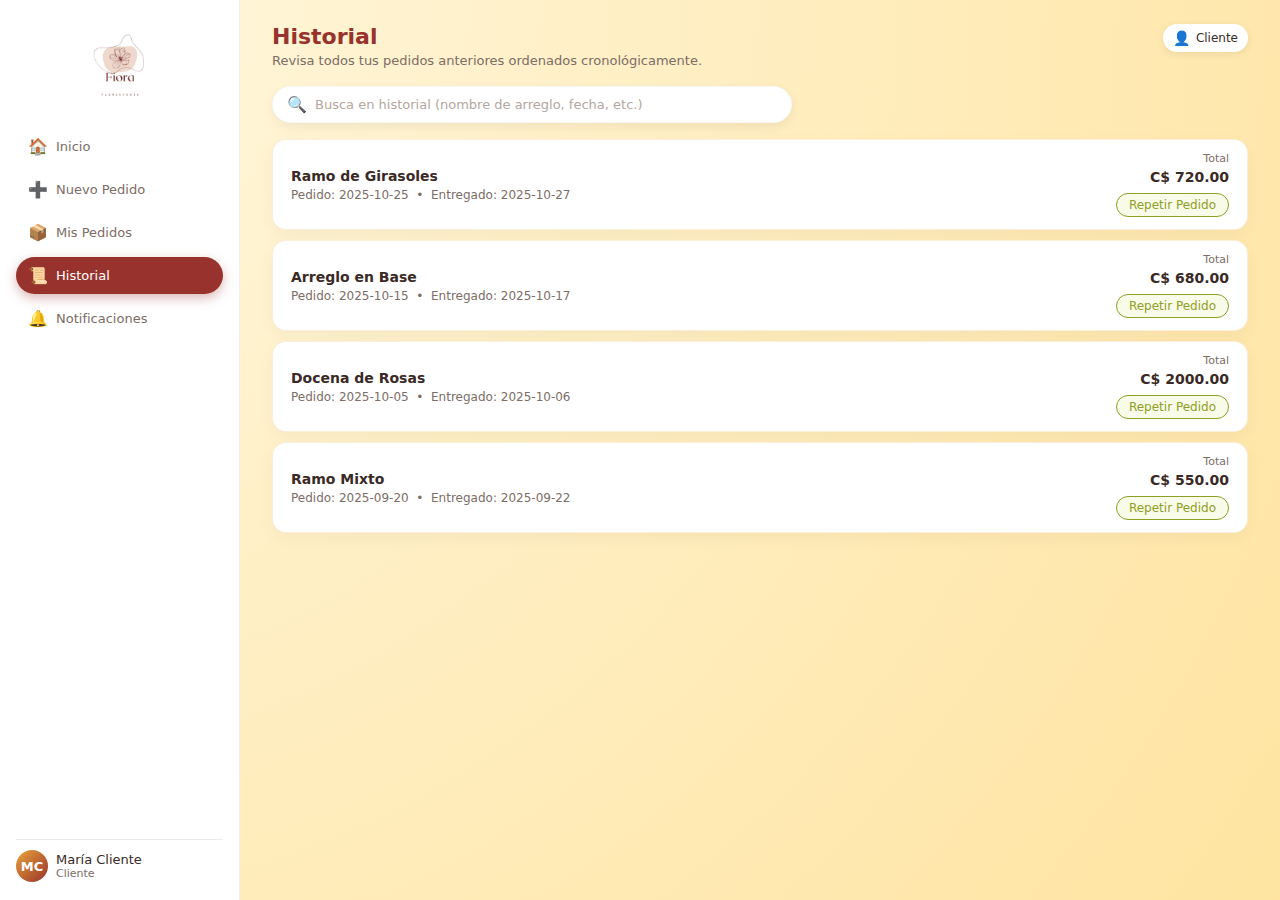
<file: Fiora/Views/VistaUsuario/Historial.html>
﻿<!DOCTYPE html>
<html lang="es">
<head>
    <meta charset="utf-8" />
    <title>Fiora - Historial</title>

    <!-- CSS general (mismo que usas en Inicio) -->
    <link rel="stylesheet" href="../../wwwroot/css/VistaUsuario/Inicio.css" />
    <!-- CSS específico del historial -->
    <link rel="stylesheet" href="../../wwwroot/css/VistaUsuario/Historial.css" />
</head>
<body>

    <div class="app">

        <aside class="sidebar">

            <div class="sidebar-logo-top">
                <img src="../../wwwroot/images/logo-fiora.jpg" alt="Fiora logo pequeño">
            </div>

            <nav class="sidebar-menu">
                <a href="Inicio.html" class="menu-item">
                    <span class="menu-icon">🏠</span>
                    <span class="menu-label">Inicio</span>
                </a>

                <a href="NuevoPedido.html" class="menu-item">
                    <span class="menu-icon">➕</span>
                    <span class="menu-label">Nuevo Pedido</span>
                </a>

                <a href="MisPedidos.html" class="menu-item">
                    <span class="menu-icon">📦</span>
                    <span class="menu-label">Mis Pedidos</span>
                </a>

                <a href="Historial.html" class="menu-item menu-item-active">
                    <span class="menu-icon">📜</span>
                    <span class="menu-label">Historial</span>
                </a>

                <a href="Notificaciones.html" class="menu-item">
                    <span class="menu-icon">🔔</span>
                    <span class="menu-label">Notificaciones</span>
                </a>
            </nav>



            <div class="sidebar-user">
                <div class="user-avatar">MC</div>
                <div class="user-info">
                    <div class="user-name">María Cliente</div>
                    <div class="user-role">Cliente</div>
                </div>
            </div>

        </aside>

        <main class="main">

            <header class="main-header">
                <div>
                    <h1 class="main-title">Historial</h1>
                    <p class="main-subtitle">
                        Revisa todos tus pedidos anteriores ordenados cronológicamente.
                    </p>
                </div>

                <div class="main-header-right">
                    <div class="client-pill">
                        <span class="client-icon">👤</span>
                        <span class="client-text">Cliente</span>
                    </div>
                </div>
            </header>

            <section class="history-search">
                <div class="history-search-box">
                    <span class="history-search-icon">🔍</span>
                    <input type="text"
                           placeholder="Busca en historial (nombre de arreglo, fecha, etc.)">
                </div>
            </section>

            <section class="history-list">

                <article class="history-item">
                    <div class="history-left">
                        <div class="history-name">Ramo de Girasoles</div>
                        <div class="history-meta">
                            Pedido: 2025-10-25 &nbsp;•&nbsp;
                            Entregado: 2025-10-27
                        </div>
                    </div>
                    <div class="history-right">
                        <div class="history-total-label">Total</div>
                        <div class="history-total-amount">C$ 720.00</div>
                        <button class="history-repeat-btn">Repetir Pedido</button>
                    </div>
                </article>

                <article class="history-item">
                    <div class="history-left">
                        <div class="history-name">Arreglo en Base</div>
                        <div class="history-meta">
                            Pedido: 2025-10-15 &nbsp;•&nbsp;
                            Entregado: 2025-10-17
                        </div>
                    </div>
                    <div class="history-right">
                        <div class="history-total-label">Total</div>
                        <div class="history-total-amount">C$ 680.00</div>
                        <button class="history-repeat-btn">Repetir Pedido</button>
                    </div>
                </article>

                
                <article class="history-item">
                    <div class="history-left">
                        <div class="history-name">Docena de Rosas</div>
                        <div class="history-meta">
                            Pedido: 2025-10-05 &nbsp;•&nbsp;
                            Entregado: 2025-10-06
                        </div>
                    </div>
                    <div class="history-right">
                        <div class="history-total-label">Total</div>
                        <div class="history-total-amount">C$ 2000.00</div>
                        <button class="history-repeat-btn">Repetir Pedido</button>
                    </div>
                </article>

                
                <article class="history-item">
                    <div class="history-left">
                        <div class="history-name">Ramo Mixto</div>
                        <div class="history-meta">
                            Pedido: 2025-09-20 &nbsp;•&nbsp;
                            Entregado: 2025-09-22
                        </div>
                    </div>
                    <div class="history-right">
                        <div class="history-total-label">Total</div>
                        <div class="history-total-amount">C$ 550.00</div>
                        <button class="history-repeat-btn">Repetir Pedido</button>
                    </div>
                </article>

            </section>

        </main>
    </div>

</body>
</html>
<!DOCTYPE html>
</file>
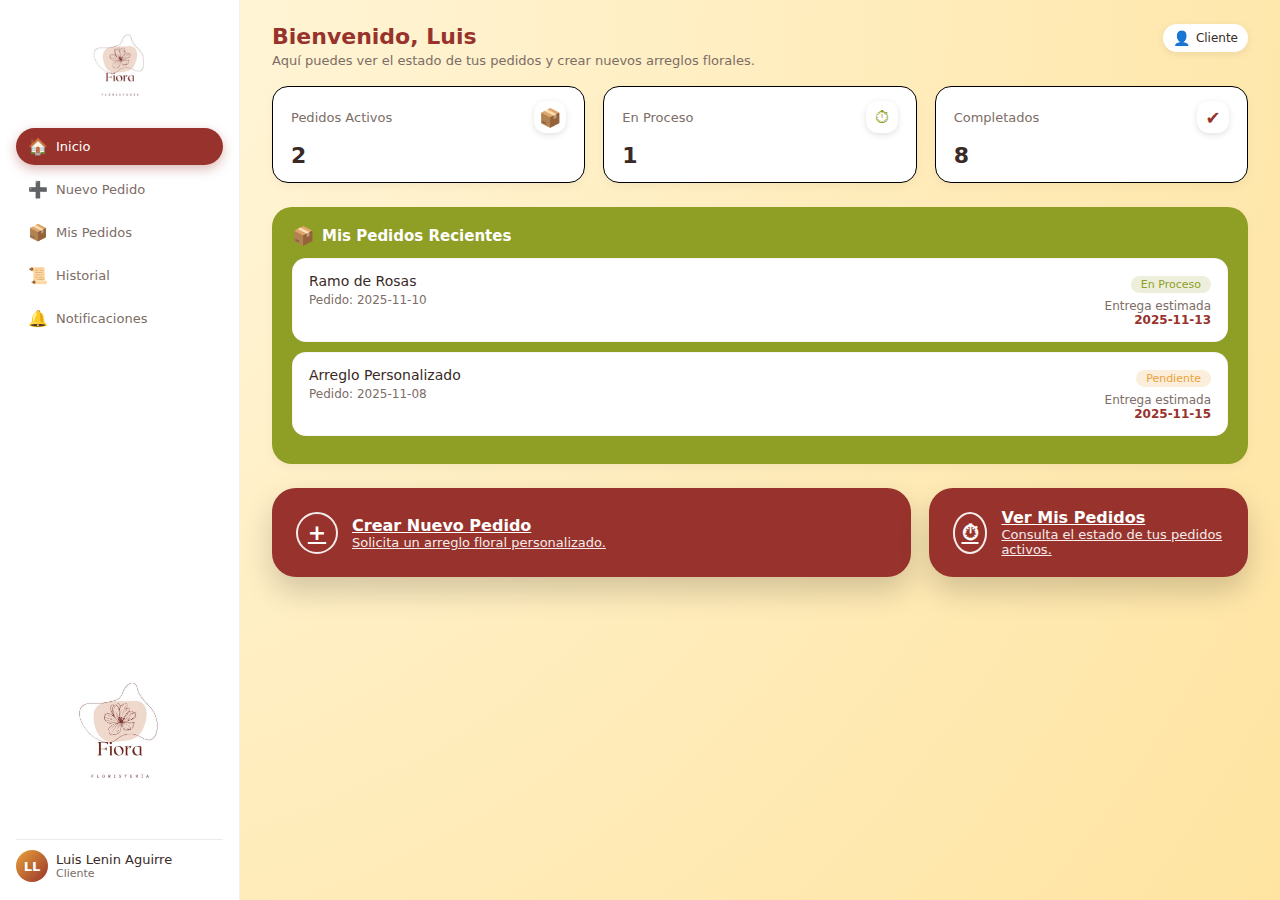
<file: Fiora/Views/VistaUsuario/Inicio.html>
﻿<!DOCTYPE html>
<html lang="es">
<head>
    <meta charset="utf-8" />
    <title>Fiora - Inicio usuario</title>

    <!-- CSS del panel de usuario -->
    <link rel="stylesheet" href="../../wwwroot/css/VistaUsuario/Inicio.css" />
</head>
<body>

    <div class="app">

        <!-- SIDEBAR -->
        <aside class="sidebar">

            <div class="sidebar-logo-top">
                <!-- Ruta correcta según tu proyecto: Fiora/wwwroot/images/... -->
                <img src="../../wwwroot/images/logo-fiora.jpg" alt="Fiora logo pequeño">
            </div>

            <nav class="sidebar-menu">
                <a href="Inicio.html" class="menu-item menu-item-active">
                    <span class="menu-icon">🏠</span>
                    <span class="menu-label">Inicio</span>
                </a>

                <a href="NuevoPedido.html" class="menu-item">
                    <span class="menu-icon">➕</span>
                    <span class="menu-label">Nuevo Pedido</span>
                </a>

                <a href="MisPedidos.html" class="menu-item">
                    <span class="menu-icon">📦</span>
                    <span class="menu-label">Mis Pedidos</span>
                </a>

                <a href="Historial.html" class="menu-item">
                    <span class="menu-icon">📜</span>
                    <span class="menu-label">Historial</span>
                </a>

                <a href="Notificaciones.html" class="menu-item">
                    <span class="menu-icon">🔔</span>
                    <span class="menu-label">Notificaciones</span>
                </a>
            </nav>

            <div class="sidebar-logo-big">
                <img src="../../wwwroot/images/logo-fiora.jpg" alt="Fiora logo grande">
            </div>

            <div class="sidebar-user">
                <div class="user-avatar">LL</div>
                <div class="user-info">
                    <div class="user-name">Luis Lenin Aguirre</div>
                    <div class="user-role">Cliente</div>
                </div>
            </div>

        </aside>

        <!-- CONTENIDO PRINCIPAL -->
        <main class="main">

            <header class="main-header">
                <div>
                    <h1 class="main-title">Bienvenido, Luis</h1>
                    <p class="main-subtitle">
                        Aquí puedes ver el estado de tus pedidos y crear nuevos arreglos florales.
                        <!-- Más adelante estos textos y datos pueden venir de la base de datos -->
                    </p>
                </div>

                <div class="main-header-right">
                    <div class="client-pill">
                        <span class="client-icon">👤</span>
                        <span class="client-text">Cliente</span>
                    </div>
                </div>
            </header>

            <!-- RESUMEN (estos números luego salen de la BD) -->
            <section class="summary-row">
                <article class="summary-card">
                    <div class="summary-header">
                        <span class="summary-title">Pedidos Activos</span>
                        <span class="summary-icon">📦</span>
                    </div>
                    <div class="summary-value">2</div>
                </article>

                <article class="summary-card">
                    <div class="summary-header">
                        <span class="summary-title">En Proceso</span>
                        <span class="summary-icon">⏱</span>
                    </div>
                    <div class="summary-value">1</div>
                </article>

                <article class="summary-card">
                    <div class="summary-header">
                        <span class="summary-title">Completados</span>
                        <span class="summary-icon">✔</span>
                    </div>
                    <div class="summary-value">8</div>
                </article>
            </section>

            <!-- PEDIDOS RECIENTES -->
            <section class="recent-block">
                <header class="recent-header">
                    <span class="recent-icon">📦</span>
                    <h2 class="recent-title">Mis Pedidos Recientes</h2>
                </header>

                <article class="order-card">
                    <div class="order-left">
                        <div class="order-name">Ramo de Rosas</div>
                        <div class="order-meta">Pedido: 2025-11-10</div>
                    </div>
                    <div class="order-right">
                        <div class="order-status order-status-process">En Proceso</div>
                        <div class="order-meta">
                            Entrega estimada<br>
                            <span class="order-date">2025-11-13</span>
                        </div>
                    </div>
                </article>

                <article class="order-card">
                    <div class="order-left">
                        <div class="order-name">Arreglo Personalizado</div>
                        <div class="order-meta">Pedido: 2025-11-08</div>
                    </div>
                    <div class="order-right">
                        <div class="order-status order-status-pending">Pendiente</div>
                        <div class="order-meta">
                            Entrega estimada<br>
                            <span class="order-date">2025-11-15</span>
                        </div>
                    </div>
                </article>
            </section>

            <!-- CTA -->
            <section class="cta-row">
                <a href="NuevoPedido.html" class="cta-card cta-main">
                    <div class="cta-icon">+</div>
                    <div class="cta-texts">
                        <div class="cta-title">Crear Nuevo Pedido</div>
                        <div class="cta-subtitle">Solicita un arreglo floral personalizado.</div>
                    </div>
                </a>

                <a href="MisPedidos.html" class="cta-card cta-secondary">
                    <div class="cta-icon">⏱</div>
                    <div class="cta-texts">
                        <div class="cta-title">Ver Mis Pedidos</div>
                        <div class="cta-subtitle">Consulta el estado de tus pedidos activos.</div>
                    </div>
                </a>
            </section>

        </main>
    </div>

</body>
</html>
</file>
<file: Fiora/wwwroot/css/VistaUsuario/Inicio.css>
﻿/* ================= VARIABLES DE COLOR ================= */
:root {
    --tangerine: #EAA239; /* Tangerine */
    --cream: #FFE4A1; /* Cream */
    --leaves: #8F9E25; /* Leaves */
    --mulberry: #97332C; /* Mulberry */

    --white: #FFFFFF;
    --text-dark: #3A2A26;
    --text-soft: #7C6D66;
}

/* Reset básico */
* {
    box-sizing: border-box;
    margin: 0;
    padding: 0;
    font-family: system-ui, -apple-system, BlinkMacSystemFont, "Segoe UI", sans-serif;
}

body {
    background: radial-gradient(circle at top left, #FFF7DE, var(--cream));
    color: var(--text-dark);
}

/* ================= LAYOUT GENERAL ================= */
.app {
    display: flex;
    min-height: 100vh;
}

/* ================= SIDEBAR ================= */
.sidebar {
    width: 240px;
    background-color: var(--white); /* sidebar blanca */
    border-right: 1px solid rgba(0,0,0,0.06);
    padding: 18px 16px;
    display: flex;
    flex-direction: column;
}

/* Logo pequeño de arriba */
.sidebar-logo-top {
    display: flex;
    justify-content: center;
    margin-bottom: 20px;
}

    .sidebar-logo-top img {
        width: 90px;
        height: 90px;
        object-fit: contain;
        border-radius: 50%;
    }

/* Logo grande en el centro */
.sidebar-logo-big {
    margin: 40px 0 24px;
    display: flex;
    justify-content: center;
}

    .sidebar-logo-big img {
        width: 140px;
        height: auto;
        object-fit: contain;
    }

/* Marca (si se usa) */
.sidebar-brand {
    display: flex;
    align-items: center;
    gap: 10px;
    margin-bottom: 20px;
}

.brand-icon {
    width: 36px;
    height: 36px;
    border-radius: 14px;
    background: linear-gradient(135deg, var(--mulberry), var(--tangerine));
    color: var(--white);
    font-weight: 700;
    display: flex;
    align-items: center;
    justify-content: center;
}

.brand-text {
    display: flex;
    flex-direction: column;
}

.brand-name {
    font-size: 16px;
    font-weight: 700;
}

.brand-subtitle {
    font-size: 11px;
    color: var(--text-soft);
}

/* Menú lateral */
.sidebar-menu {
    display: flex;
    flex-direction: column;
    gap: 6px;
    margin-bottom: auto;
}

.menu-item {
    display: flex;
    align-items: center;
    gap: 8px;
    padding: 9px 12px;
    border-radius: 999px;
    text-decoration: none;
    font-size: 13px;
    color: var(--text-soft);
    transition: background 0.2s, color 0.2s, box-shadow 0.2s, transform 0.1s;
}

    .menu-item:hover {
        background-color: rgba(234, 162, 57, 0.12);
        transform: translateY(-1px);
    }

/* opción activa */
.menu-item-active {
    background-color: var(--mulberry);
    color: var(--white);
    box-shadow: 0 4px 12px rgba(151, 51, 44, 0.35);
}

.menu-icon {
    font-size: 16px;
}

.menu-label {
    flex: 1;
}

/* Usuario abajo */
.sidebar-user {
    border-top: 1px solid rgba(0,0,0,0.08);
    margin-top: 18px;
    padding-top: 10px;
    display: flex;
    align-items: center;
    gap: 8px;
}

.user-avatar {
    width: 32px;
    height: 32px;
    border-radius: 999px;
    background: linear-gradient(135deg, var(--tangerine), var(--mulberry));
    display: flex;
    align-items: center;
    justify-content: center;
    color: var(--white);
    font-size: 13px;
    font-weight: 700;
}

.user-info {
    display: flex;
    flex-direction: column;
}

.user-name {
    font-size: 13px;
}

.user-role {
    font-size: 11px;
    color: var(--text-soft);
}

/* ================= MAIN ================= */
.main {
    flex: 1;
    padding: 24px 32px 32px;
}

/* Encabezado superior */
.main-header {
    display: flex;
    justify-content: space-between;
    align-items: flex-start;
    gap: 16px;
    margin-bottom: 18px;
}

.main-title {
    font-size: 22px;
    color: var(--mulberry);
    margin-bottom: 4px;
}

.main-subtitle {
    font-size: 13px;
    color: var(--text-soft);
}

/* Pills derecha */
.main-header-right {
    display: flex;
    align-items: center;
    gap: 10px;
}

/* OCULTAR "Vista de demostración" */
.demo-pill {
    display: none;
}

.client-pill {
    display: inline-flex;
    align-items: center;
    gap: 6px;
    padding: 6px 10px;
    border-radius: 999px;
    background-color: var(--white);
    box-shadow: 0 2px 8px rgba(0,0,0,0.08);
    font-size: 12px;
}

.demo-icon,
.client-icon {
    font-size: 14px;
}

.demo-text,
.client-text {
    white-space: nowrap;
}

/* ================= TARJETAS RESUMEN ================= */
.summary-row {
    display: grid;
    grid-template-columns: repeat(3, minmax(0, 1fr));
    gap: 18px;
    margin-bottom: 24px;
}

.summary-card {
    background-color: var(--white);
    border-radius: 16px;
    padding: 14px 18px;
    box-shadow: 0 4px 10px rgba(0,0,0,0.04);
    color: var(--text-dark);
    border: 1px solid #000; /* 🔳 borde negro */
}

.summary-header {
    display: flex;
    justify-content: space-between;
    align-items: center;
    margin-bottom: 10px;
}

.summary-title {
    font-size: 13px;
    color: var(--text-soft);
}

.summary-value {
    font-size: 22px;
    font-weight: 700;
}

/* Icono dentro de las tarjetas */
.summary-icon {
    width: 32px;
    height: 32px;
    border-radius: 12px;
    display: flex;
    align-items: center;
    justify-content: center;
    background-color: var(--white);
    font-size: 18px;
    box-shadow: 0 2px 6px rgba(0,0,0,0.12);
}

/* Colores solo para los íconos */
.summary-card:nth-child(1) .summary-icon {
    color: var(--tangerine);
}

.summary-card:nth-child(2) .summary-icon {
    color: var(--leaves);
}

.summary-card:nth-child(3) .summary-icon {
    color: var(--mulberry);
}

/* ================= MIS PEDIDOS RECIENTES ================= */
.recent-block {
    background-color: var(--leaves);
    border-radius: 20px;
    padding: 18px 20px;
    box-shadow: 0 4px 10px rgba(0,0,0,0.04);
    margin-bottom: 24px;
    color: var(--white);
}

.recent-header {
    display: flex;
    align-items: center;
    gap: 8px;
    margin-bottom: 12px;
}

.recent-icon {
    font-size: 18px;
}

.recent-title {
    font-size: 15px;
    font-weight: 600;
}

/* cada pedido */
.order-card {
    background-color: var(--white);
    border-radius: 14px;
    padding: 14px 16px;
    display: flex;
    justify-content: space-between;
    align-items: flex-start;
    margin-bottom: 10px;
    border: 1px solid rgba(0,0,0,0.03);
    color: var(--text-dark);
}

.order-left {
    max-width: 60%;
}

.order-code {
    font-size: 11px;
    color: var(--tangerine);
    margin-bottom: 2px;
}

.order-name {
    font-size: 14px;
    margin-bottom: 4px;
}

.order-meta {
    font-size: 12px;
    color: var(--text-soft);
}

.order-right {
    text-align: right;
}

.order-date {
    font-weight: 600;
    color: var(--mulberry);
}

/* chips de estado */
.order-status {
    display: inline-block;
    padding: 2px 10px;
    border-radius: 999px;
    font-size: 11px;
    margin-bottom: 6px;
}

.order-status-process {
    background-color: rgba(143, 158, 37, 0.16);
    color: var(--leaves);
}

.order-status-pending {
    background-color: rgba(234, 162, 57, 0.18);
    color: var(--tangerine);
}

/* ================= CTA INFERIORES ================= */
.cta-row {
    display: grid;
    grid-template-columns: 2fr 1fr;
    gap: 18px;
}

.cta-card {
    border-radius: 24px;
    padding: 20px 24px;
    display: flex;
    align-items: center;
    gap: 14px;
    color: var(--white);
    box-shadow: 0 14px 30px rgba(0,0,0,0.18);
}

/* Ambos CTAs ROJOS */
.cta-main,
.cta-secondary {
    background-color: var(--mulberry);
}

.cta-icon {
    width: 42px;
    height: 42px;
    border-radius: 50%;
    border: 2px solid rgba(255,255,255,0.9);
    display: flex;
    align-items: center;
    justify-content: center;
    font-size: 22px;
    font-weight: 700;
}

.cta-texts {
    display: flex;
    flex-direction: column;
}

.cta-title {
    font-size: 16px;
    font-weight: 600;
}

.cta-subtitle {
    font-size: 13px;
    opacity: 0.9;
}

/* ================= RESPONSIVE SIMPLE ================= */
@media (max-width: 1024px) {
    .summary-row {
        grid-template-columns: 1fr;
    }

    .cta-row {
        grid-template-columns: 1fr;
    }

    .main-header {
        flex-direction: column;
        align-items: flex-start;
    }
}
</file>
<file: Fiora/wwwroot/css/VistaUsuario/Historial.css>
﻿/* ====== BÚSQUEDA EN HISTORIAL ====== */

.history-search {
    margin-bottom: 16px;
}

.history-search-box {
    max-width: 520px;
    display: flex;
    align-items: center;
    gap: 8px;
    background-color: #ffffff;
    border-radius: 999px;
    padding: 8px 14px;
    box-shadow: 0 4px 12px rgba(0,0,0,0.06);
    border: 1px solid rgba(0,0,0,0.03);
}

.history-search-icon {
    font-size: 16px;
}

.history-search-box input {
    border: none;
    outline: none;
    background: transparent;
    font-size: 13px;
    flex: 1;
    color: #3A2A26;
}

    .history-search-box input::placeholder {
        color: #B2A7A1;
    }

/* ====== LISTA DE PEDIDOS ====== */

.history-list {
    display: flex;
    flex-direction: column;
    gap: 10px;
}

/* Tarjeta de historial */
.history-item {
    background-color: #ffffff;
    border-radius: 14px;
    padding: 12px 18px;
    display: flex;
    justify-content: space-between;
    align-items: center;
    gap: 16px;
    box-shadow: 0 6px 18px rgba(0,0,0,0.04);
    border: 1px solid rgba(234,162,57,0.18); /* tono tangerine suave */
}

/* Columna izquierda */
.history-left {
    display: flex;
    flex-direction: column;
    gap: 4px;
}

.history-name {
    font-size: 14px;
    font-weight: 600;
    color: #3A2A26;
}

.history-meta {
    font-size: 12px;
    color: #7C6D66;
}

/* Columna derecha */
.history-right {
    text-align: right;
    display: flex;
    flex-direction: column;
    align-items: flex-end;
    gap: 4px;
}

.history-total-label {
    font-size: 11px;
    color: #7C6D66;
}

.history-total-amount {
    font-size: 14px;
    font-weight: 700;
    color: #3A2A26;
}

/* Botón Repetir pedido */
.history-repeat-btn {
    margin-top: 4px;
    border-radius: 999px;
    border: 1px solid #8F9E25;
    padding: 4px 12px;
    font-size: 12px;
    color: #8F9E25;
    background-color: #F8FBE8;
    cursor: pointer;
    transition: background-color 0.15s, color 0.15s, box-shadow 0.2s, transform 0.1s;
}

    .history-repeat-btn:hover {
        background-color: #8F9E25;
        color: #ffffff;
        box-shadow: 0 6px 16px rgba(0,0,0,0.18);
        transform: translateY(-1px);
    }

    .history-repeat-btn:active {
        transform: translateY(0);
        box-shadow: 0 3px 8px rgba(0,0,0,0.14);
    }

/* ====== RESPONSIVE ====== */

@media (max-width: 768px) {
    .history-item {
        flex-direction: column;
        align-items: flex-start;
    }

    .history-right {
        align-items: flex-start;
        text-align: left;
    }
}
/* ====== BÚSQUEDA EN HISTORIAL ====== */

.history-search {
    margin-bottom: 16px;
}

.history-search-box {
    max-width: 520px;
    display: flex;
    align-items: center;
    gap: 8px;
    background-color: #ffffff;
    border-radius: 999px;
    padding: 8px 14px;
    box-shadow: 0 4px 12px rgba(0,0,0,0.06);
    border: 1px solid rgba(0,0,0,0.03);
}

.history-search-icon {
    font-size: 16px;
}

.history-search-box input {
    border: none;
    outline: none;
    background: transparent;
    font-size: 13px;
    flex: 1;
    color: #3A2A26;
}

    .history-search-box input::placeholder {
        color: #B2A7A1;
    }

/* ====== LISTA DE PEDIDOS ====== */

.history-list {
    display: flex;
    flex-direction: column;
    gap: 10px;
}

/* Tarjeta de historial */
.history-item {
    background-color: #ffffff;
    border-radius: 14px;
    padding: 12px 18px;
    display: flex;
    justify-content: space-between;
    align-items: center;
    gap: 16px;
    box-shadow: 0 6px 18px rgba(0,0,0,0.04);
    border: 1px solid rgba(234,162,57,0.18); /* tono tangerine suave */
}

/* Columna izquierda */
.history-left {
    display: flex;
    flex-direction: column;
    gap: 4px;
}

.history-name {
    font-size: 14px;
    font-weight: 600;
    color: #3A2A26;
}

.history-meta {
    font-size: 12px;
    color: #7C6D66;
}

/* Columna derecha */
.history-right {
    text-align: right;
    display: flex;
    flex-direction: column;
    align-items: flex-end;
    gap: 4px;
}

.history-total-label {
    font-size: 11px;
    color: #7C6D66;
}

.history-total-amount {
    font-size: 14px;
    font-weight: 700;
    color: #3A2A26;
}

/* Botón Repetir pedido */
.history-repeat-btn {
    margin-top: 4px;
    border-radius: 999px;
    border: 1px solid #8F9E25;
    padding: 4px 12px;
    font-size: 12px;
    color: #8F9E25;
    background-color: #F8FBE8;
    cursor: pointer;
    transition: background-color 0.15s, color 0.15s, box-shadow 0.2s, transform 0.1s;
}

    .history-repeat-btn:hover {
        background-color: #8F9E25;
        color: #ffffff;
        box-shadow: 0 6px 16px rgba(0,0,0,0.18);
        transform: translateY(-1px);
    }

    .history-repeat-btn:active {
        transform: translateY(0);
        box-shadow: 0 3px 8px rgba(0,0,0,0.14);
    }

/* ====== RESPONSIVE ====== */

@media (max-width: 768px) {
    .history-item {
        flex-direction: column;
        align-items: flex-start;
    }

    .history-right {
        align-items: flex-start;
        text-align: left;
    }
}
</file>
